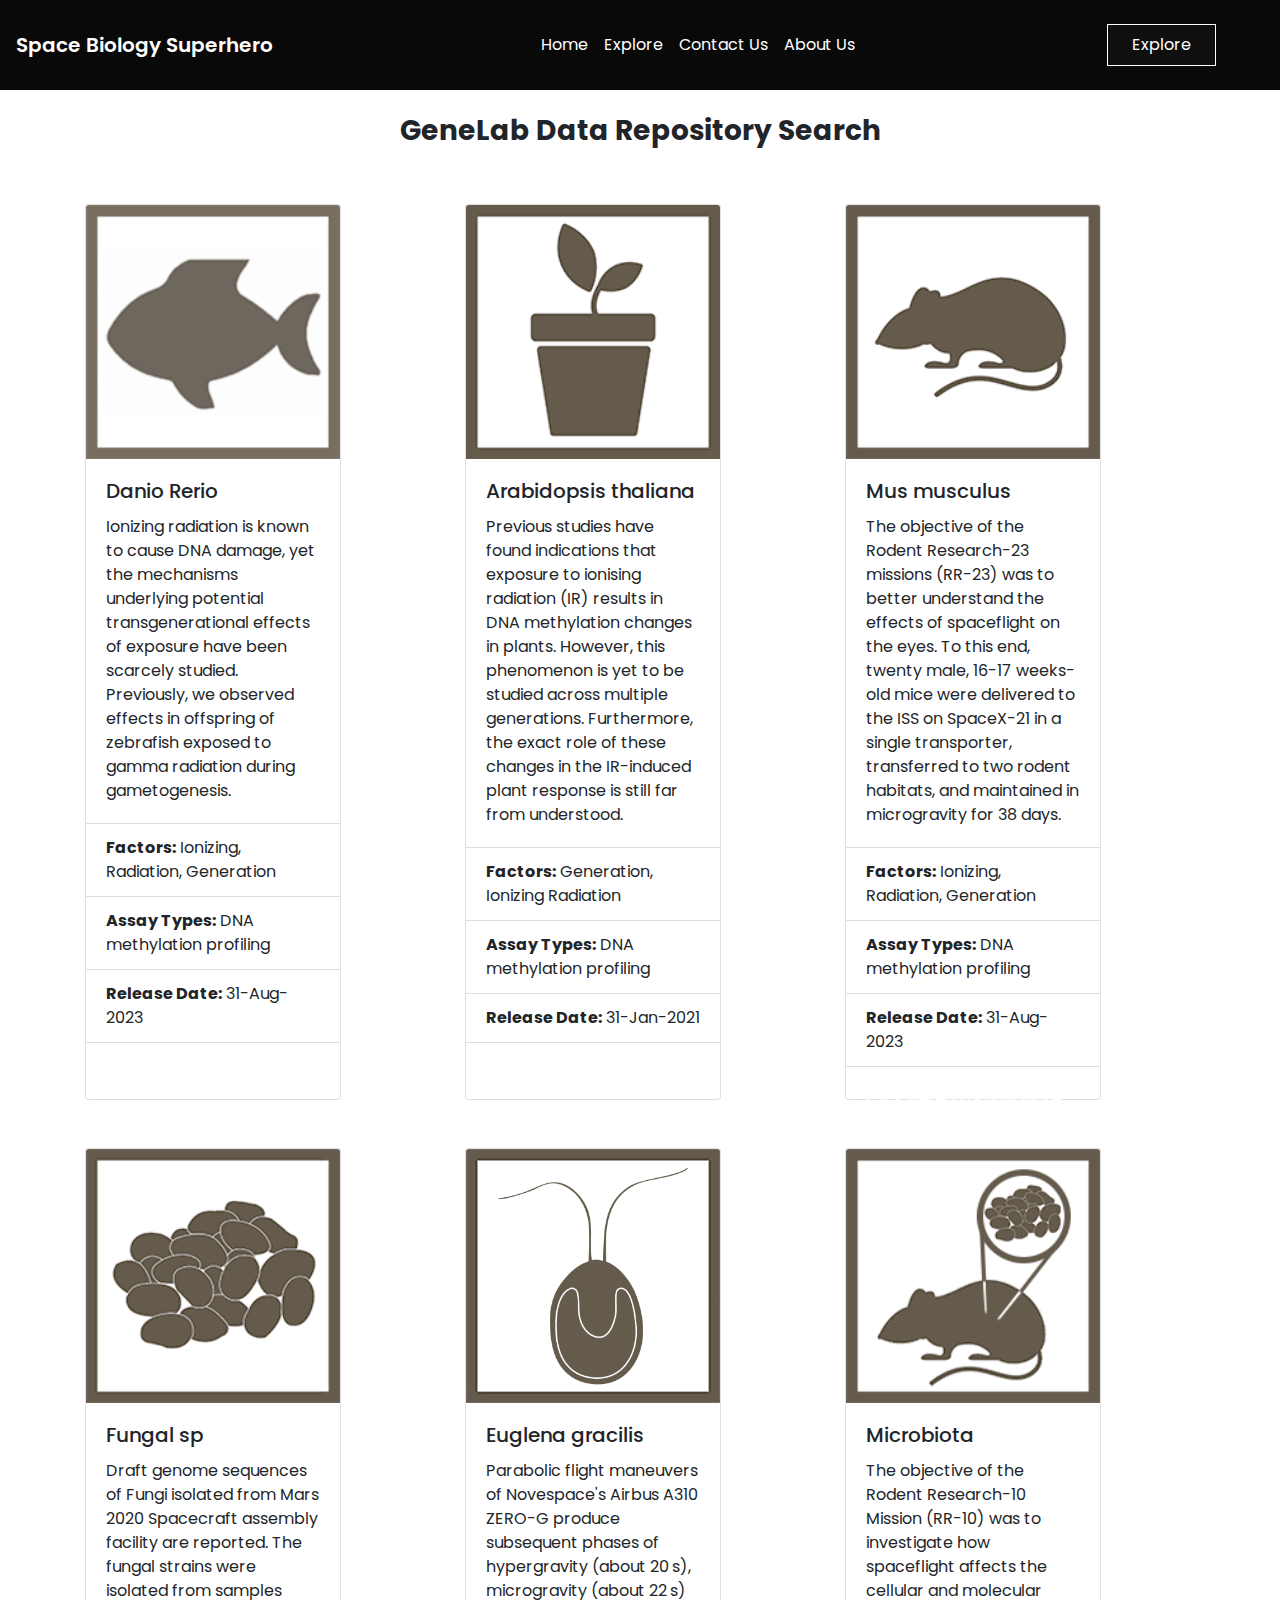
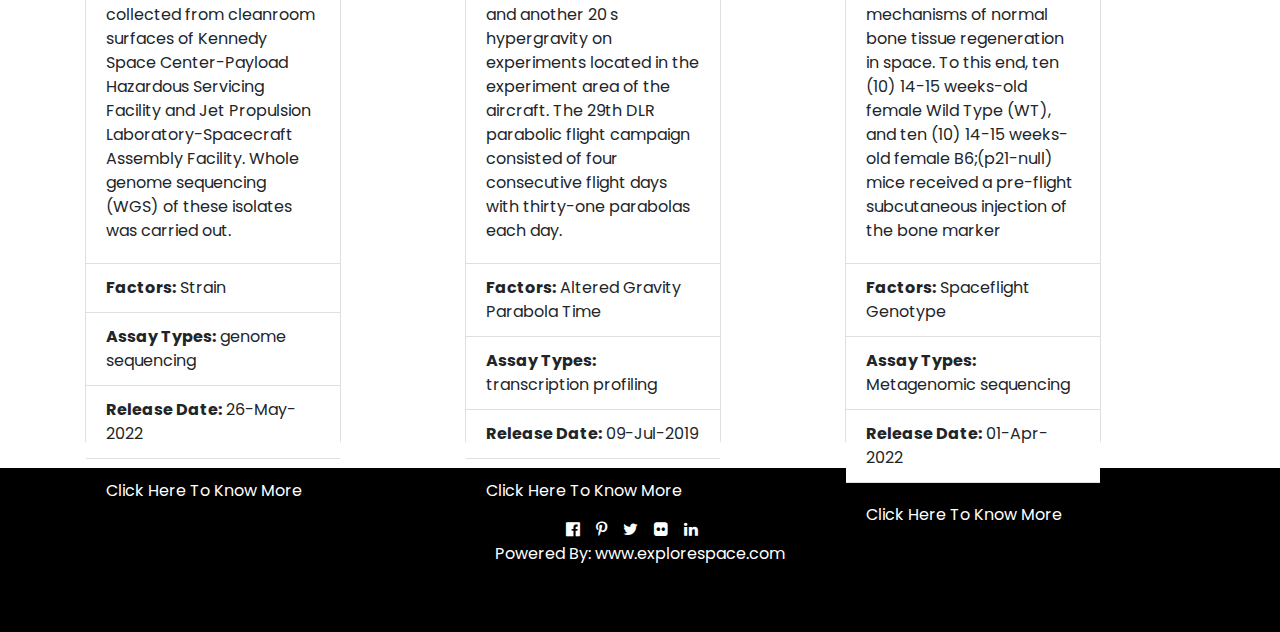
<file: genelab.html>
<!doctype html>
<html lang="en">

<head>
  <!-- Required meta tags -->
  <meta charset="utf-8">
  <meta name="viewport" content="width=device-width, initial-scale=1, shrink-to-fit=no">

  <link rel="stylesheet" href="https://cdnjs.cloudflare.com/ajax/libs/font-awesome/4.6.3/css/font-awesome.min.css">
 
  <link rel="stylesheet" href="css/home.css">
  <script src="js/new.js"></script>


  <!-- Bootstrap CSS -->
  <link rel="stylesheet" href="https://cdn.jsdelivr.net/npm/bootstrap@4.0.0/dist/css/bootstrap.min.css"
    integrity="sha384-Gn5384xqQ1aoWXA+058RXPxPg6fy4IWvTNh0E263XmFcJlSAwiGgFAW/dAiS6JXm" crossorigin="anonymous">
    <link rel="icon" href="public/img/icon.png" type="image/x-icon"/>
  <title>GeneLab</title>
</head>

<body>

 <!-- Navbar -->
 <nav class="navbar navbar-expand-lg py-4 px-3">
  <a class="navbar-brand" href="index.html">Space Biology Superhero</a>
  <button class="navbar-toggler" type="button" data-toggle="collapse" data-target="#navbarSupportedContent"
    aria-controls="navbarSupportedContent" aria-expanded="false" aria-label="Toggle navigation">
    <span class="navbar-toggler-icon text-light"></span>
  </button>
  <div class="collapse navbar-collapse" id="navbarSupportedContent">
    <ul class="navbar-nav ml-auto">
      <li class="nav-item active">
        <a class="nav-link" href="index.html">Home <span class="sr-only">(current)</span></a>
      </li>
      <li class="nav-item">

        <a class="nav-link" href="explore.html">Explore</a>
      </li>

      </li>
      <li class="nav-item">
        <a class="nav-link" href="contact.html">Contact Us</a>
      </li>

      <a class="nav-link" href="about.html">About Us</a>
      </li>
      <li class="nav-item">
    </ul>
    <button class="ml-auto px-4 py-2 mx-5 btn-explore">Explore</button>
  </div>
</nav>



 <!-- Navbar -->

  <div>
    <br>
    <center> <h3><b>GeneLab Data Repository Search</b></h3></center>
    <br>
</div>

<div class="container my-4">
    <div class="row">
        <div class="col-md-4">
            <div class="card" style="width: 16rem; height: 56rem;">
                <img src="public/img/danio.png" class="card-img-top" alt="...">
                <div class="card-body">
                  <h5 class="card-title">Danio Rerio</h5>
                  <p class="card-text">Ionizing radiation is known to cause DNA damage, yet the mechanisms underlying potential transgenerational effects of exposure have been scarcely studied. Previously, we observed effects in offspring of zebrafish exposed to gamma radiation during gametogenesis.</p>
                </div>
                <ul class="list-group list-group-flush">
                  <li class="list-group-item"><b>Factors:</b> Ionizing, Radiation, Generation</li>
                  <li class="list-group-item"><b>Assay Types:</b>  DNA methylation profiling</li>
                  <li class="list-group-item"><b>Release Date:</b>  31-Aug-2023</li>
                </ul>
                <div class="card-body">
                  <a href="https://genelab-data.ndc.nasa.gov/genelab/accession/GLDS-524" class="card-link">Click Here To Know More</a>
                </div>
              </div>
        </div>

        <div class="col-md-4">
            <div class="card" style="width: 16rem; height: 56rem;">
                <img src="public/img/arbidopsis.png" class="card-img-top" alt="...">
                <div class="card-body">
                  <h5 class="card-title">Arabidopsis thaliana</h5>
                  <p class="card-text">Previous studies have found indications that exposure to ionising radiation (IR) results in DNA methylation changes in plants. However, this phenomenon is yet to be studied across multiple generations. Furthermore, the exact role of these changes in the IR-induced plant response is still far from understood. </p>
                </div>
                <ul class="list-group list-group-flush">
                  <li class="list-group-item"><b>Factors:</b> Generation, Ionizing Radiation</li>
                  <li class="list-group-item"><b>Assay Types:</b> DNA methylation profiling</li>
                  <li class="list-group-item"><b>Release Date:</b> 31-Jan-2021</li>
                </ul>
                <div class="card-body">
                  <a href="https://genelab-data.ndc.nasa.gov/genelab/accession/GLDS-520" class="card-link">Click Here To Know More</a>
                </div>
              </div>
        </div>

        <div class="col-md-4">
            <div class="card" style="width: 16rem; height: 56rem;">
                <img src="public/img/mus.png" class="card-img-top" alt="...">
                <div class="card-body">
                  <h5 class="card-title">Mus musculus</h5>
                  <p class="card-text">The objective of the Rodent Research-23 missions (RR-23) was to better understand the effects of spaceflight on the eyes. To this end, twenty male, 16-17 weeks-old mice were delivered to the ISS on SpaceX-21 in a single transporter, transferred to two rodent habitats, and maintained in microgravity for 38 days.</p>
                </div>
                <ul class="list-group list-group-flush">
                  <li class="list-group-item"><b>Factors:</b> Ionizing, Radiation, Generation</li>
                  <li class="list-group-item"><b>Assay Types:</b> DNA methylation profiling</li>
                  <li class="list-group-item"><b>Release Date:</b> 31-Aug-2023</li>
                </ul>
                <div class="card-body">
                  <a href="https://genelab-data.ndc.nasa.gov/genelab/accession/GLDS-512" class="card-link">Click Here To Know More</a>
                </div>
              </div>
        </div>
    </div>

<br><br>
    <div class="row">
        <div class="col-md-4">
            <div class="card" style="width: 16rem; height: 56rem;">
                <img src="public/img/fungal.png" class="card-img-top" alt="...">
                <div class="card-body">
                  <h5 class="card-title">Fungal sp</h5>
                  <p class="card-text">Draft genome sequences of Fungi isolated from Mars 2020 Spacecraft assembly facility are reported. The fungal strains were isolated from samples collected from cleanroom surfaces of Kennedy Space Center-Payload Hazardous Servicing Facility and Jet Propulsion Laboratory-Spacecraft Assembly Facility. Whole genome sequencing (WGS) of these isolates was carried out.</p>
                </div>
                <ul class="list-group list-group-flush">
                  <li class="list-group-item"><b>Factors:</b> Strain</li>
                  <li class="list-group-item"><b>Assay Types:</b> genome sequencing</li>
                  <li class="list-group-item"><b>Release Date:</b> 26-May-2022</li>
                </ul>
                <div class="card-body">
                  <a href="https://genelab-data.ndc.nasa.gov/genelab/accession/GLDS-497" class="card-link">Click Here To Know More</a>
                </div>
              </div>
        </div>

        <div class="col-md-4">
            <div class="card" style="width: 16rem; height: 56rem;">
                <img src="public/img/euglena.png" class="card-img-top" alt="...">
                <div class="card-body">
                  <h5 class="card-title">Euglena gracilis</h5>
                  <p class="card-text">Parabolic flight maneuvers of Novespace's Airbus A310 ZERO-G produce subsequent phases of hypergravity (about 20 s), microgravity (about 22 s) and another 20 s hypergravity on experiments located in the experiment area of the aircraft. The 29th DLR parabolic flight campaign consisted of four consecutive flight days with thirty-one parabolas each day.</p>
                </div>
                <ul class="list-group list-group-flush">
                  <li class="list-group-item"><b>Factors:</b> Altered Gravity Parabola Time</li>
                  <li class="list-group-item"><b>Assay Types:</b> transcription profiling</li>
                  <li class="list-group-item"><b>Release Date:</b> 09-Jul-2019</li>
                </ul>
                <div class="card-body">
                  <a href="https://genelab-data.ndc.nasa.gov/genelab/accession/GLDS-485" class="card-link">Click Here To Know More</a>
                </div>
              </div>
        </div>

        <div class="col-md-4">
            <div class="card" style="width: 16rem; height: 56rem;">
                <img src="public/img/microbiota.png" class="card-img-top" alt="...">
                <div class="card-body">
                  <h5 class="card-title">Microbiota</h5>
                  <p class="card-text">The objective of the Rodent Research-10 Mission (RR-10) was to investigate how spaceflight affects the cellular and molecular mechanisms of normal bone tissue regeneration in space. To this end, ten (10) 14-15 weeks-old female Wild Type (WT), and ten (10) 14-15 weeks-old female B6;(p21-null) mice received a pre-flight subcutaneous injection of the bone marker</p>
                </div>
                <ul class="list-group list-group-flush">
                  <li class="list-group-item"><b>Factors:</b> Spaceflight Genotype</li>
                  <li class="list-group-item"><b>Assay Types:</b> Metagenomic sequencing</li>
                  <li class="list-group-item"><b>Release Date:</b> 01-Apr-2022</li>
                </ul>
                <div class="card-body">
                  <a href="https://genelab-data.ndc.nasa.gov/genelab/accession/GLDS-466" class="card-link">Click Here To Know More</a>
          
                </div>
              </div>
        </div>


    </div>
</div>




<footer class="container-fluid footer">
  <div class="d-flex items-center justify-content-center">
    <a href="#"><i class="fa fa-facebook-official mr-3"></i></a>
    <a href="#"><i class="fa fa-pinterest-p mr-3"></i></a>
    <a href="#"><i class="fa fa-twitter mr-3"></i></a>
    <a href="#"><i class="fa fa-flickr mr-3"></i></a>
    <a href="#"><i class="fa fa-linkedin mr-3"></i></a>
  </div>
  <p>Powered By: www.explorespace.com</p>
</footer>



  <!-- Optional JavaScript -->
  <!-- jQuery first, then Popper.js, then Bootstrap JS -->
  <script src="https://code.jquery.com/jquery-3.2.1.slim.min.js"
    integrity="sha384-KJ3o2DKtIkvYIK3UENzmM7KCkRr/rE9/Qpg6aAZGJwFDMVNA/GpGFF93hXpG5KkN"
    crossorigin="anonymous"></script>
  <script src="https://cdn.jsdelivr.net/npm/popper.js@1.12.9/dist/umd/popper.min.js"
    integrity="sha384-ApNbgh9B+Y1QKtv3Rn7W3mgPxhU9K/ScQsAP7hUibX39j7fakFPskvXusvfa0b4Q"
    crossorigin="anonymous"></script>
  <script src="https://cdn.jsdelivr.net/npm/bootstrap@4.0.0/dist/js/bootstrap.min.js"
    integrity="sha384-JZR6Spejh4U02d8jOt6vLEHfe/JQGiRRSQQxSfFWpi1MquVdAyjUar5+76PVCmYl"
    crossorigin="anonymous"></script>

   
</body>

</html>
</file>
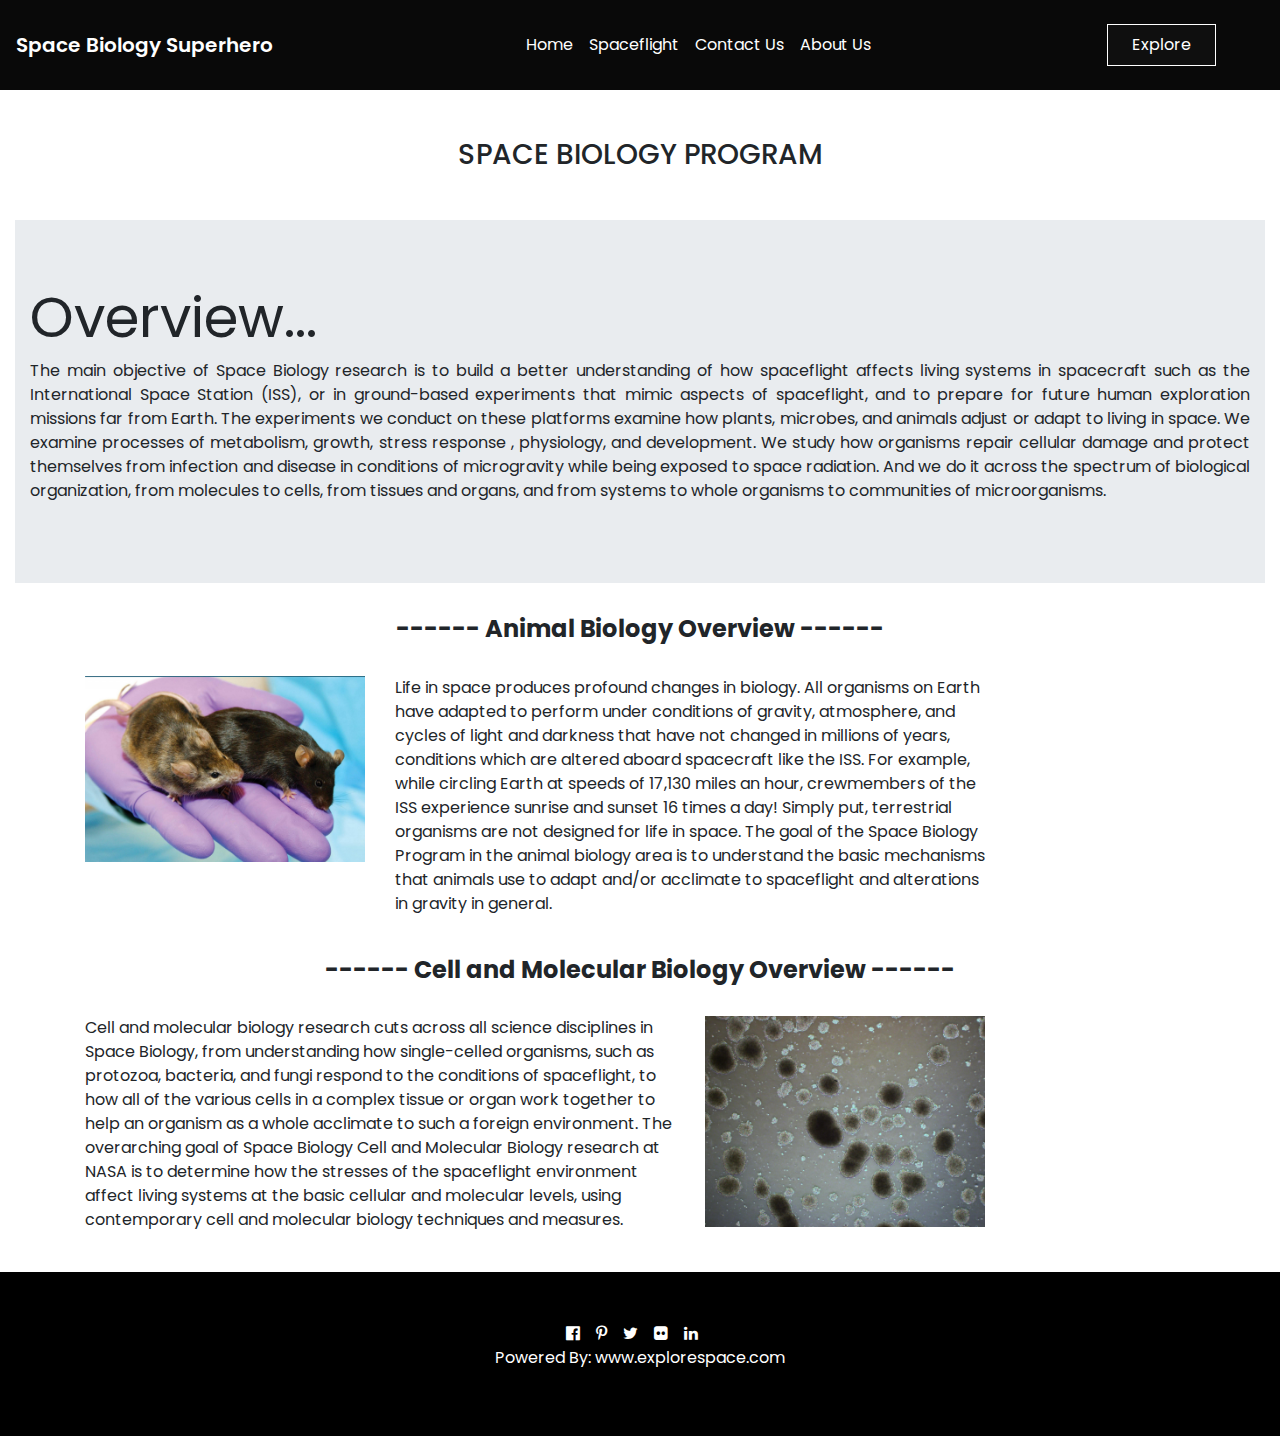
<file: space_bio_pro.html>
<!doctype html>
<html lang="en">

<head>
  <!-- Required meta tags -->
  <meta charset="utf-8">
  <meta name="viewport" content="width=device-width, initial-scale=1, shrink-to-fit=no">

  <link rel="stylesheet" href="https://cdnjs.cloudflare.com/ajax/libs/font-awesome/4.6.3/css/font-awesome.min.css">

  <link rel="stylesheet" href="css/home.css">
  <script src="js/new.js"></script>


  <!-- Bootstrap CSS -->
  <link rel="stylesheet" href="https://cdn.jsdelivr.net/npm/bootstrap@4.0.0/dist/css/bootstrap.min.css"
    integrity="sha384-Gn5384xqQ1aoWXA+058RXPxPg6fy4IWvTNh0E263XmFcJlSAwiGgFAW/dAiS6JXm" crossorigin="anonymous">
  <link rel="icon" href="public/img/icon.png" type="image/x-icon" />
  <title>GeneLab</title>
</head>

<body>

  <!-- Navbar -->
  <nav class="navbar navbar-expand-lg py-4 px-3">
    <a class="navbar-brand" href="index.html">Space Biology Superhero</a>
    <button class="navbar-toggler" type="button" data-toggle="collapse" data-target="#navbarSupportedContent"
      aria-controls="navbarSupportedContent" aria-expanded="false" aria-label="Toggle navigation">
      <i class="fa fa-bars" style="font-size:1.4rem;color:rgba(0, 255, 255, 0.811);"></i>
    </button>
    <div class="collapse navbar-collapse" id="navbarSupportedContent">
      <ul class="navbar-nav ml-auto">
        <li class="nav-item active">
          <a class="nav-link" href="index.html">Home <span class="sr-only">(current)</span></a>
        </li>
        <li class="nav-item">

          <a class="nav-link" href="spaceflight.html">Spaceflight</a>
        </li>

        </li>
        <li class="nav-item">
          <a class="nav-link" href="contact.html">Contact Us</a>
        </li>

        <a class="nav-link" href="about.html">About Us</a>
        </li>
        <li class="nav-item">
      </ul>
      <a href="explore.html" class="ml-auto px-4 py-2 mx-5 btn-explore">Explore</a>
    </div>
  </nav>




  <!-- Navbar -->
  <div class="container-fluid">
    <h3 class="text-center fw-bold my-5">SPACE BIOLOGY PROGRAM</h3>
   

    <div class="jumbotron jumbotron-fluid">
      <div class="container-fluid text-justify">
        <h3 class="display-4"><b>Overview...</b></h3>
        <p class="fs-6">The main objective of Space Biology research is to build a better understanding of how
          spaceflight affects living systems in spacecraft such as the International Space Station (ISS), or in
          ground-based experiments that mimic aspects of spaceflight, and to prepare for future human exploration
          missions far from Earth. The experiments we conduct on these platforms examine how plants, microbes, and
          animals adjust or adapt to living in space. We examine processes of metabolism, growth, stress response ,
          physiology, and development. We study how organisms repair cellular damage and protect themselves from
          infection and disease in conditions of microgravity while being exposed to space radiation. And we do it
          across the spectrum of biological organization, from molecules to cells, from tissues and organs, and from
          systems to whole organisms to communities of microorganisms.</p>
      </div>
    </div>


  </div>




  <div class="container my-4">
    <center>
      <h4><b>------ Animal Biology Overview ------</b></h4>
    </center><br>
    <div class="cardi mb-3" style="max-width: 900px;">
      <div class="row g-0">
        <div class="col-md-4">
          <img src="public/img/animalbio.jpg" class="img-fluid rounded-start" alt="...">
        </div>
        <div class="col-md-8">
          <div class="cardi-body">

            <p class="cardi-text">Life in space produces profound changes in biology. All organisms on Earth have
              adapted to perform under conditions of gravity, atmosphere, and cycles of light and darkness that have not
              changed in millions of years, conditions which are altered aboard spacecraft like the ISS. For example,
              while circling Earth at speeds of 17,130 miles an hour, crewmembers of the ISS experience sunrise and
              sunset 16 times a day! Simply put, terrestrial organisms are not designed for life in space.

              The goal of the Space Biology Program in the animal biology area is to understand the basic mechanisms
              that animals use to adapt and/or acclimate to spaceflight and alterations in gravity in general.</p>

          </div>
        </div>
      </div>
    </div>
  </div>

  <div class="container my-4">
    <center>
      <h4><b>------ Cell and Molecular Biology Overview ------</b></h4>
    </center><br>
    <div class="cardi mb-3" style="max-width: 900px;">
      <div class="row g-0">

        <div class="col-md-8">
          <div class="cardi-body">

            <p class="cardi-text">Cell and molecular biology research cuts across all science disciplines in Space
              Biology, from understanding how single-celled organisms, such as protozoa, bacteria, and fungi respond to
              the conditions of spaceflight, to how all of the various cells in a complex tissue or organ work together
              to help an organism as a whole acclimate to such a foreign environment. The overarching goal of Space
              Biology Cell and Molecular Biology research at NASA is to determine how the stresses of the spaceflight
              environment affect living systems at the basic cellular and molecular levels, using contemporary cell and
              molecular biology techniques and measures. </p>

          </div>
        </div>

        <div class="col-md-4">
          <img src="public/img/cell.png" class="img-fluid rounded-start" alt="...">
        </div>
      </div>
    </div>
  </div>



  <footer class="container-fluid footer">
    <div class="d-flex items-center justify-content-center">
      <a href="#"><i class="fa fa-facebook-official mr-3"></i></a>
      <a href="#"><i class="fa fa-pinterest-p mr-3"></i></a>
      <a href="#"><i class="fa fa-twitter mr-3"></i></a>
      <a href="#"><i class="fa fa-flickr mr-3"></i></a>
      <a href="#"><i class="fa fa-linkedin mr-3"></i></a>
    </div>
    <p>Powered By: www.explorespace.com</p>
  </footer>



  <!-- Optional JavaScript -->
  <!-- jQuery first, then Popper.js, then Bootstrap JS -->
  <script src="https://code.jquery.com/jquery-3.2.1.slim.min.js"
    integrity="sha384-KJ3o2DKtIkvYIK3UENzmM7KCkRr/rE9/Qpg6aAZGJwFDMVNA/GpGFF93hXpG5KkN"
    crossorigin="anonymous"></script>
  <script src="https://cdn.jsdelivr.net/npm/popper.js@1.12.9/dist/umd/popper.min.js"
    integrity="sha384-ApNbgh9B+Y1QKtv3Rn7W3mgPxhU9K/ScQsAP7hUibX39j7fakFPskvXusvfa0b4Q"
    crossorigin="anonymous"></script>
  <script src="https://cdn.jsdelivr.net/npm/bootstrap@4.0.0/dist/js/bootstrap.min.js"
    integrity="sha384-JZR6Spejh4U02d8jOt6vLEHfe/JQGiRRSQQxSfFWpi1MquVdAyjUar5+76PVCmYl"
    crossorigin="anonymous"></script>


</body>

</html>
</file>
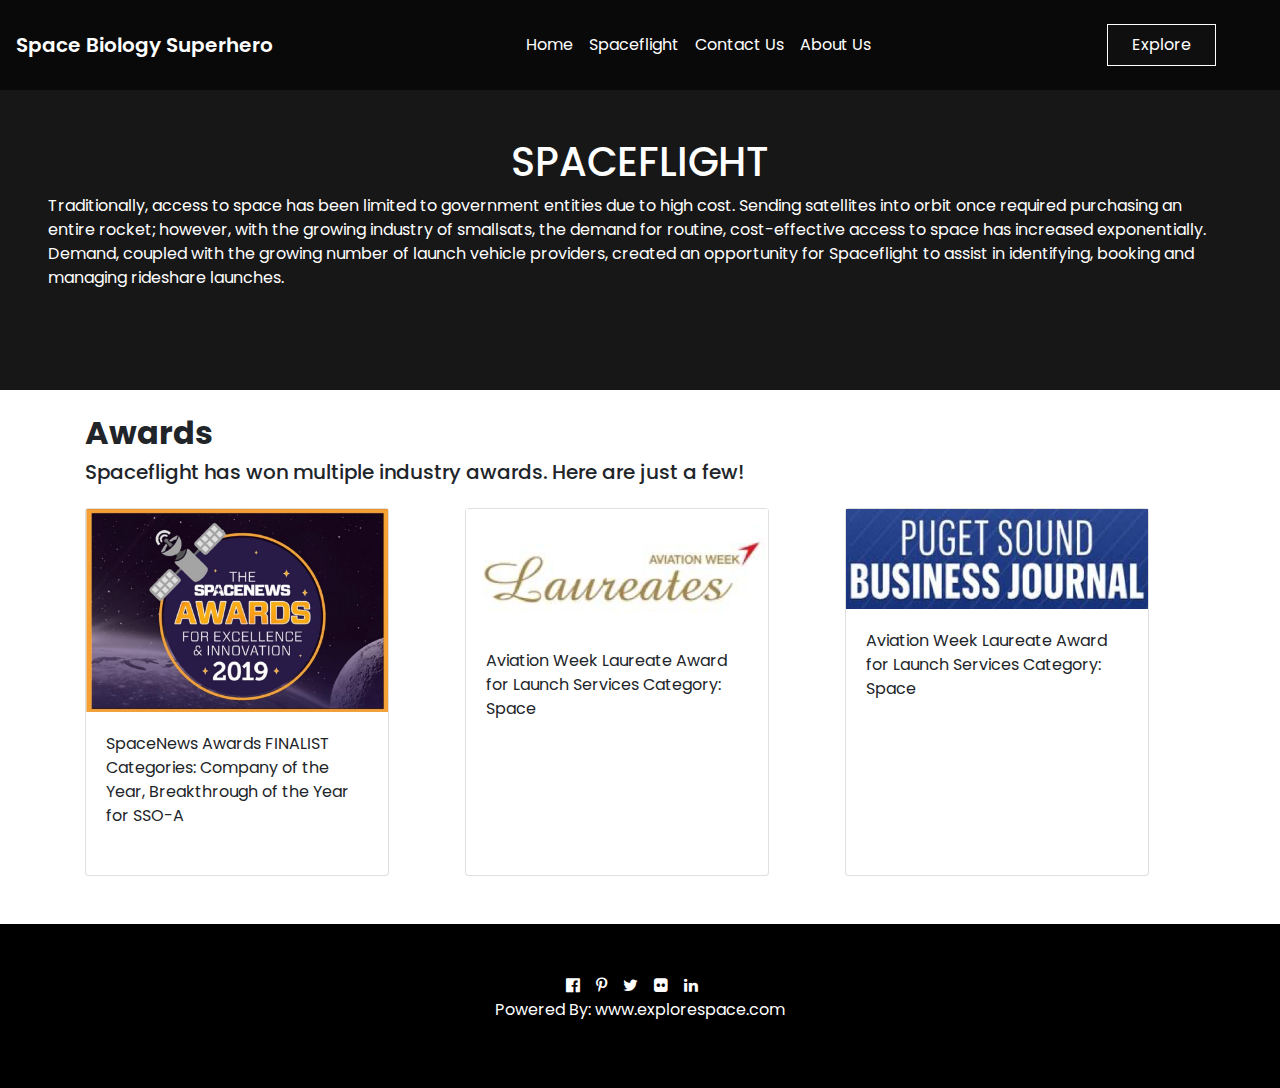
<file: spaceflight.html>
<!doctype html>
<html lang="en">

<head>
  <!-- Required meta tags -->
  <meta charset="utf-8">
  <meta name="viewport" content="width=device-width, initial-scale=1, shrink-to-fit=no">

  <link rel="stylesheet" href="https://cdnjs.cloudflare.com/ajax/libs/font-awesome/4.6.3/css/font-awesome.min.css">

  <link rel="stylesheet" href="css/home.css">
  <script src="js/new.js"></script>


  <!-- Bootstrap CSS -->
  <link rel="stylesheet" href="https://cdn.jsdelivr.net/npm/bootstrap@4.0.0/dist/css/bootstrap.min.css"
    integrity="sha384-Gn5384xqQ1aoWXA+058RXPxPg6fy4IWvTNh0E263XmFcJlSAwiGgFAW/dAiS6JXm" crossorigin="anonymous">
  <link rel="icon" href="public/img/icon.png" type="image/x-icon" />

    <!-- FOntawesome -->
    <link rel="stylesheet" href="https://cdnjs.cloudflare.com/ajax/libs/font-awesome/4.6.3/css/font-awesome.min.css">
    <!-- Favicon -->
    <link rel="icon" href="public/img/icon.png" type="image/x-icon" />
  <title>GeneLab</title>
</head>

<body>

  <!-- Navbar -->
  <nav class="navbar navbar-expand-lg py-4 px-3">
    <a class="navbar-brand" href="index.html">Space Biology Superhero</a>
    <button class="navbar-toggler" type="button" data-toggle="collapse" data-target="#navbarSupportedContent"
      aria-controls="navbarSupportedContent" aria-expanded="false" aria-label="Toggle navigation">
      <i class="fa fa-bars" style="font-size:1.4rem;color:rgba(0, 255, 255, 0.811);"></i>
    </button>
    <div class="collapse navbar-collapse" id="navbarSupportedContent">
      <ul class="navbar-nav ml-auto">
        <li class="nav-item active">
          <a class="nav-link" href="index.html">Home <span class="sr-only">(current)</span></a>
        </li>
        <li class="nav-item">

          <a class="nav-link" href="spaceflight.html">Spaceflight</a>
        </li>

        </li>
        <li class="nav-item">
          <a class="nav-link" href="contact.html">Contact Us</a>
        </li>

        <a class="nav-link" href="about.html">About Us</a>
        </li>
        <li class="nav-item">
      </ul>
      <a href="explore.html" class="ml-auto px-4 py-2 mx-5 btn-explore">Explore</a>
    </div>
  </nav>


  <!-- Section -->
  <section class="p-5  container-fluid spaceflight-sec">
    <h1 class="fw-bold text-center">SPACEFLIGHT</h1>
    <p>
      Traditionally, access to space has been limited to government entities due to high cost. Sending satellites into
      orbit once required purchasing an entire rocket; however, with the growing industry of smallsats, the demand for
      routine, cost-effective access to space has increased exponentially. Demand, coupled with the growing number of
      launch vehicle providers, created an opportunity for Spaceflight to assist in identifying, booking and managing
      rideshare launches.</p>

    </div>
  </section>
  

  <div class="container my-4">
    <h2><b>Awards</b></h2>
    <h5>Spaceflight has won multiple industry awards. Here are just a few!</h5>
  </div>
  <div class="container my-4">
    <div class="row">
      <div class="col-md-4">
        <div class="card mb-4 box-shadow " style="width: 19rem; height: 23rem;">
          <img class="d-block w-100" src="public/img/award1.png" alt="...">
          <div class="card-body">
            <!-- <p class="card-text text-dark"><b>Risks</b></p> -->
            <p class="card-text">SpaceNews Awards
              FINALIST
              Categories:
              Company of the Year, Breakthrough of the Year for SSO-A</p>
            <div class="d-flex justify-content-between align-items-center">

            </div>
          </div>
        </div>
      </div>

      <div class="col-md-4">
        <div class="card mb-4 box-shadow " style="width: 19rem; height: 23rem;">
          <img class="d-block w-100" src="public/img/award2.png" alt="..." width="300" height="120">
          <div class="card-body">

            <p class="card-text">Aviation Week
              Laureate Award for Launch Services
              Category: Space</p>
            <div class="d-flex justify-content-between align-items-center">

            </div>
          </div>
        </div>
      </div>
      <div class="col-md-4">
        <div class="card mb-4 box-shadow " style="width: 19rem; height: 23rem;">
          <img class="d-block w-100" src="public/img/award3.png" alt="..." width="300" height="100">
          <div class="card-body">

            <p class="card-text">Aviation Week
              Laureate Award for Launch Services
              Category: Space</p>
            <div class="d-flex justify-content-between align-items-center">

            </div>
          </div>
        </div>
      </div>

    </div>
  </div>
  </div>



  <footer class="container-fluid footer">
    <div class="d-flex items-center justify-content-center">
      <a href="#"><i class="fa fa-facebook-official mr-3"></i></a>
      <a href="#"><i class="fa fa-pinterest-p mr-3"></i></a>
      <a href="#"><i class="fa fa-twitter mr-3"></i></a>
      <a href="#"><i class="fa fa-flickr mr-3"></i></a>
      <a href="#"><i class="fa fa-linkedin mr-3"></i></a>
    </div>
    <p>Powered By: www.explorespace.com</p>
  </footer>



  <!-- Optional JavaScript -->
  <!-- jQuery first, then Popper.js, then Bootstrap JS -->
  <script src="https://code.jquery.com/jquery-3.2.1.slim.min.js"
    integrity="sha384-KJ3o2DKtIkvYIK3UENzmM7KCkRr/rE9/Qpg6aAZGJwFDMVNA/GpGFF93hXpG5KkN"
    crossorigin="anonymous"></script>
  <script src="https://cdn.jsdelivr.net/npm/popper.js@1.12.9/dist/umd/popper.min.js"
    integrity="sha384-ApNbgh9B+Y1QKtv3Rn7W3mgPxhU9K/ScQsAP7hUibX39j7fakFPskvXusvfa0b4Q"
    crossorigin="anonymous"></script>
  <script src="https://cdn.jsdelivr.net/npm/bootstrap@4.0.0/dist/js/bootstrap.min.js"
    integrity="sha384-JZR6Spejh4U02d8jOt6vLEHfe/JQGiRRSQQxSfFWpi1MquVdAyjUar5+76PVCmYl"
    crossorigin="anonymous"></script>


</body>

</html>
</file>
<file: css/home.css>
@import url('https://fonts.googleapis.com/css2?family=Poppins:wght@300;400&family=Satisfy&display=swap');


/* Globals */
*{
  font-family: "Poppins", sans-serif;

}
a{
  color: #fff !important;
}
/* Navbar Styling */
.navbar{
  background-color: rgba(9, 9, 9);
  font-family: 'Poppins', sans-serif;
  color: #fff;
}
.navbar-brand{
  font-weight: 600;

}
.navbar-brand:hover,a:hover{
  color: rgb(232, 255, 252);
}
.btn-explore{
  border: 1.5px solid white;
  color: #fff;
  background-color: #0f0f0f;
  cursor: pointer;
  outline: none;
}
.btn-explore:active{
  outline: none;
}
/* Button Menu Icon */
.navbar-toggler{
  border: none;
  outline: none;
  color: #fff;
}
/* Navbar Style End */

/* Hero Section Styling */
.hero{
    position: relative;
    right: 0;
    width: 100%;
    min-height: 80vh;
    display: flex;
    /* justify-content: center; */
    align-items: center;
    padding: 30px 100px;
    background: #111;
    transition: 0.5s;
}

.hero video{
  position: absolute;
  top: 0;
  left: 0;
  right: 0;
  width: 100%;
  height: 100%;
  object-fit: cover;
}

.hero .text{
  position: absolute;
  top: 0;
  left: 0;
  right: 0;
  padding: 40px 100px;
  display: flex;
  justify-content: space-between;
  align-items: center;
  z-index: 1000;
  display: flex;
  align-items: center;
  justify-content: center;

}
.hero .text h1{
  font-family: 'Poppins', sans-serif;
  font-weight: 700;
}

/* Hero Section Syling ends */


/* Featured section */

.featured-sec{
  background-color: #0f0f0f;
  background-image: url(../public/img/space_2.jpg);
  object-fit: contain;
  color: #fff;
  background-color: #171717;
  background-position: center;
  background-repeat: no-repeat;
  background-size: cover;
  position: relative;

  
}

.featured-sec h1{
  font-weight: 600;
  font-family: 'Poppins', sans-serif;

}

.featured-subheading{
  font-size: 1.5rem;
  font-weight: 600;
  margin-bottom: 1rem;
}

.featured-card{
  object-fit: contain;
  color: #fff;
  background-color: #171717;
  background-position: center;
  background-repeat: no-repeat;
  background-size: cover;
  padding:0 !important;
}

.h-30{
  height: 30vh;
}

.featured-card .text{
  background-color: rgba(0, 0, 0, 0.392);
  backdrop-filter: blur(5px);
}

/* Featured Section Ends */


/* Nasa Section Starts */
.nasa-sec{
  background-color: #0f0f0f;
  color: #fff;
  font-family: 'Poppins', sans-serif;

}

.nasa-sec h2{
  font-weight: 600;
  text-align: center;
  margin-top: 1.4rem;
}

.nasa-sec p{
  color: rgb(212, 212, 212);
  text-align: justify;
}
/* Nasa Section Ends */

/* Footer Starts */
.footer{
  padding: 50px;
  color: #fff;
  background-color: #000000;
}
.footer p{
  text-align: center;
}


/* Space flight */

.spaceflight-sec{
  background-image: url(https://source.unsplash.com/9tqAeLDQT-o/1400x350);
  min-height: 300px;
  object-fit: contain;
  color: #fff;
  background-color: #171717;
  background-position: center;
  background-repeat: no-repeat;
  background-size: cover;
  position: relative;
}
</file>
